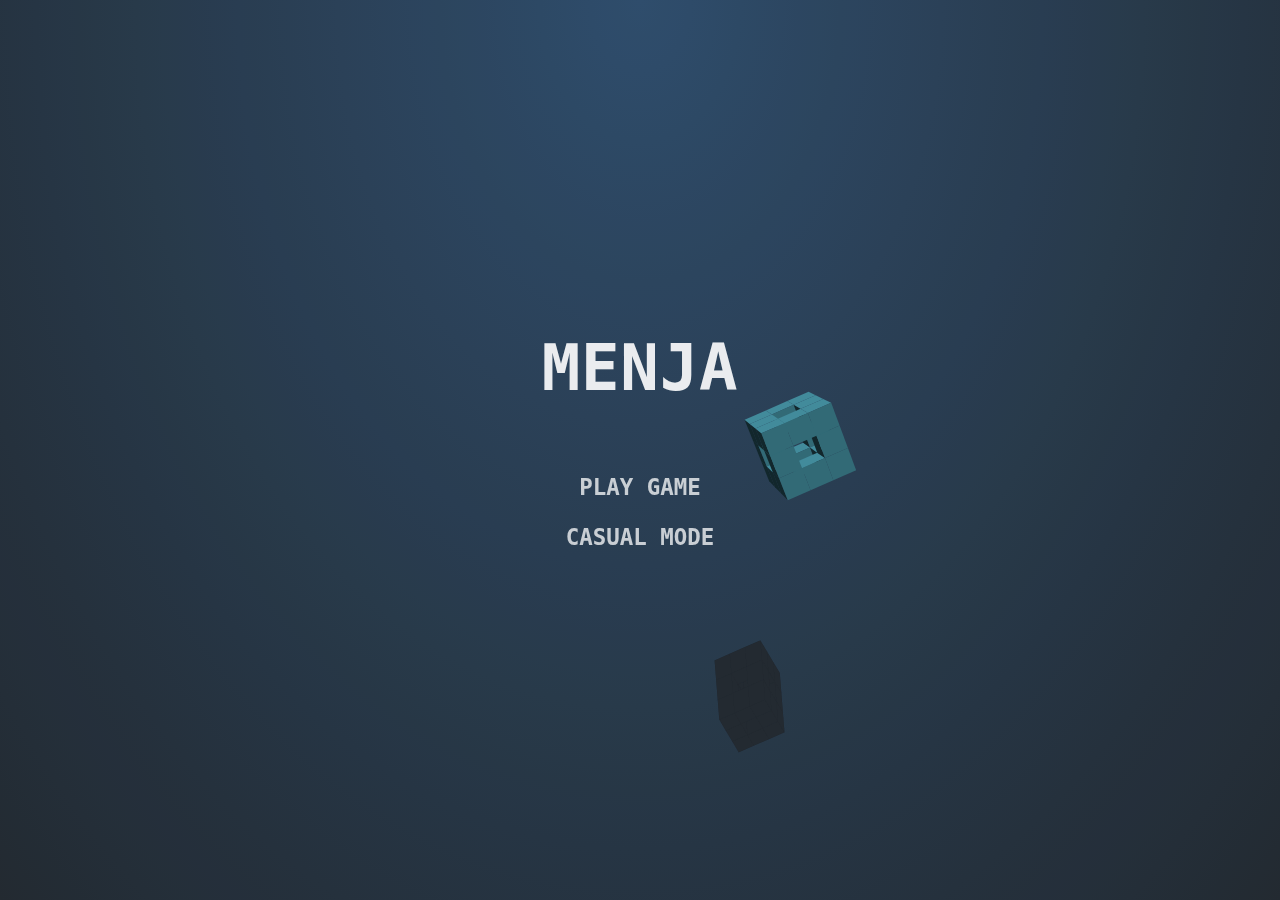
<file: menza/index.html>
<!DOCTYPE html>
<html lang="en">

<head>
    <meta charset="utf-8">
    <meta content="width=device-width, initial-scale=1.0" name="viewport">
    <title>MEZA GAME</title>

    <!-- Favicons -->
    <link href="assets/img/favi.png" rel="icon">
    <link href="assets/img/favi.png" rel="apple-touch-icon">

    <!-- Google Fonts -->
    <link href="https://fonts.googleapis.com/css?family=Open+Sans:300,300i,400,400i,600,600i,700,700i|Raleway:300,300i,400,400i,600,600i,700,700i" rel="stylesheet">

    <link href="assets/css/style.css" rel="stylesheet">



</head>

<body>

    <!-- Game canvas -->
    <canvas id="c"></canvas>

    <!-- Gameplay HUD -->
    <div class="hud">
        <div class="hud__score">
            <div class="score-lbl"></div>
            <div class="cube-count-lbl"></div>
        </div>
        <div class="pause-btn">
            <div></div>
        </div>
        <div class="slowmo">
            <div class="slowmo__bar"></div>
        </div>
    </div>

    <!-- Menu System -->
    <div class="container">
        <div class="menus">
            <div class="menu menu--main">
                <h1>MENJA</h1>
                <button type="button" class="play-normal-btn">PLAY GAME</button>
                <button type="button" class="play-casual-btn">CASUAL MODE</button>
            </div>
            <div class="menu menu--pause">
                <h1>Paused</h1>
                <button type="button" class="resume-btn">RESUME GAME</button>
                <button type="button" class="menu-btn--pause">MAIN MENU</button>
            </div>
            <div class="menu menu--score">
                <h1>Game Over</h1>
                <h2>Your Score:</h2>
                <div class="final-score-lbl"></div>
                <div class="high-score-lbl"></div>
                <button type="button" class="play-again-btn">PLAY AGAIN</button>
                <button type="button" class="menu-btn--score">MAIN MENU</button>
            </div>
        </div>
    </div>

    <script src="assets/js/main.js"></script>

</body></html>
</file>
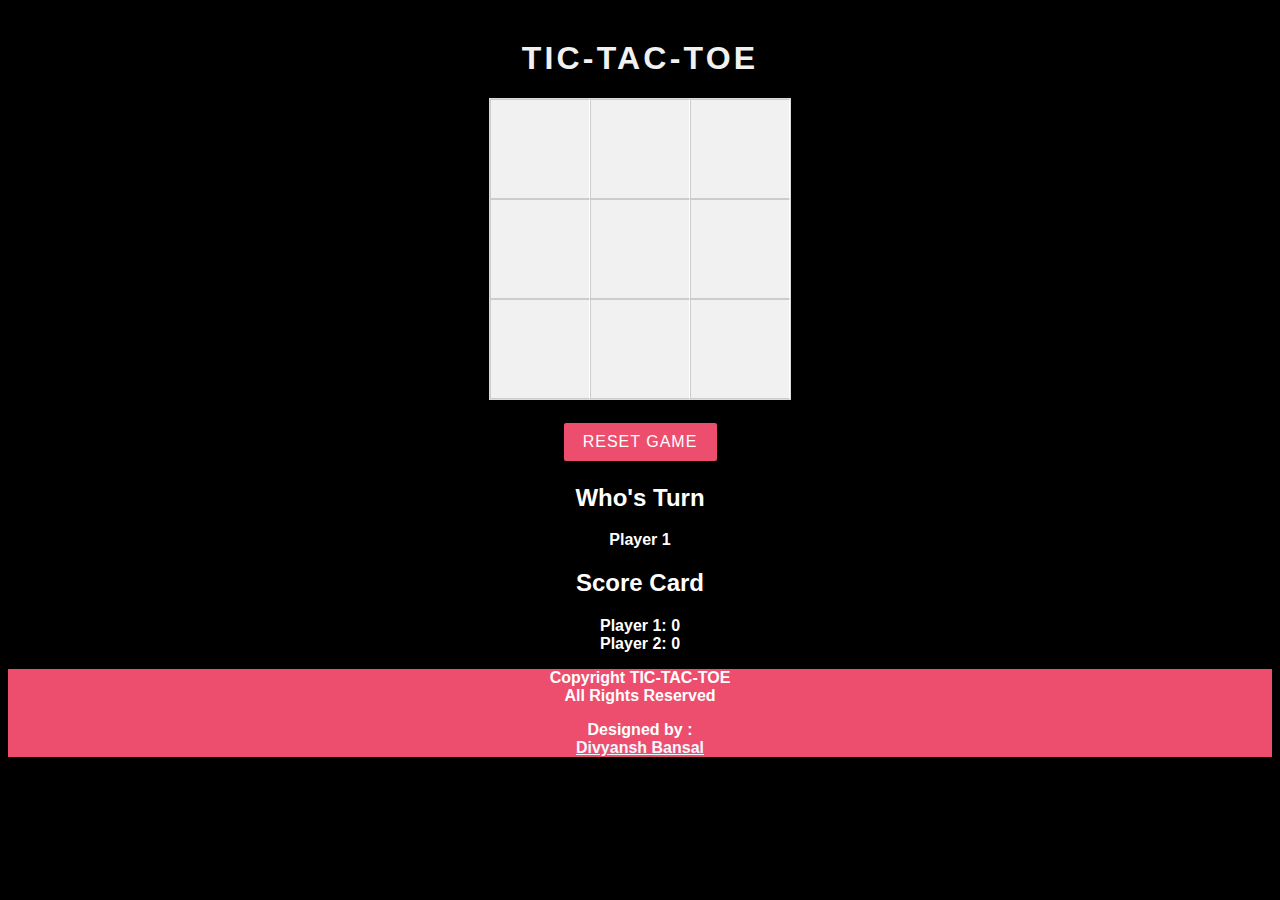
<file: tic-tac-toe/index.html>
<!DOCTYPE html>
<html lang="en">

<head>
    <meta charset="utf-8">
    <meta name="viewport" content="width=device-width, initial-scale=1.0">
    <meta content="width=device-width, initial-scale=1.0" name="viewport">
    <link href="assets/img/favi.jpg" rel="icon">
    <link href="assets/img/favi.jpg" rel="apple-touch-icon">
    <title>TIC-TAC-TOE</title>

    <meta content="It's a really simple game, right? That's what most people think. But if you really wrap your brain around it, you'll discover that Tic-Tac-Toe isn't quite as simple as you think!" name="description">
    <meta content="tic-tac-toe, tic, tac, toe, game, simple, easy, same game, x, 0, player" name="keywords">

    <link href="assets/css/style.css" rel="stylesheet">


</head>

<body>
    <div class="container">
        <h1>Tic-Tac-Toe</h1>
        <ul id="game">
            <!-- first row -->
            <li data-pos="0,0"></li>
            <li data-pos="0,1"></li>
            <li data-pos="0,2"></li>
            <!-- second row -->
            <li data-pos="1,0"></li>
            <li data-pos="1,1"></li>
            <li data-pos="1,2"></li>
            <!-- third row -->
            <li data-pos="2,0"></li>
            <li data-pos="2,1"></li>
            <li data-pos="2,2"></li>
        </ul>

        <button id="reset-game">Reset Game</button>

        <!-- Game Messages -->
        <div id="game-messages">
            <span class="player-x-win">Player One Wins</span>
            <span class="player-o-win">Player Two Wins</span>
            <span class="draw">Draw Game</span>
        </div>

        <aside id="nfo">
            <h2>Who's Turn</h2>
            <div id="whos-turn" class="x">
                <span class="x">Player 1</span>
                <span class="o">Player 2</span>
            </div>

            <h2>Score Card</h2>
            <div id="score">
                Player 1: <span id="player-one-score">0</span> <br />
                Player 2: <span id="player-two-score">0</span> <br />
            </div>
        </aside>
    </div>

    <!-- ======= Footer ======= -->
    <footer id="footer" class="footer">

        <div class="container py-3 ">

            <div class="row ">
                <div class="row text-center">

                    <div class="col-6 col-md-4">
                        <p>Copyright <strong><span>TIC-TAC-TOE</span></strong><br>All Rights Reserved</p>
                    </div>

                    <div class="col-6 col-md-4">
                        <p>Designed by : <a href="https://www.linkedin.com/in/idivyanshbansal/" target="_blank"> <br>Divyansh Bansal</a></p>
                    </div>
                </div>

            </div>
        </div>
    </footer><!-- End Footer -->

</body></html>
</file>
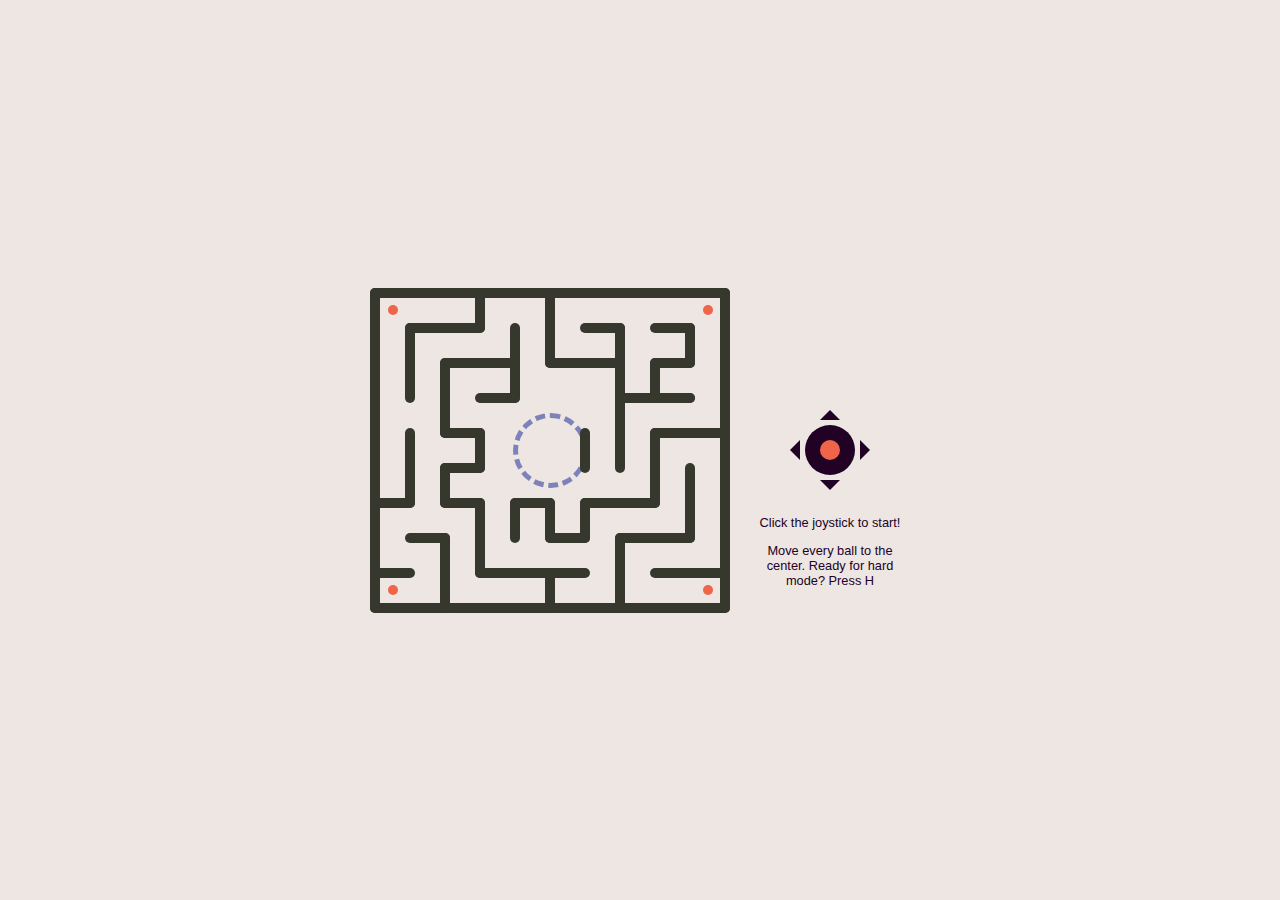
<file: tiliting-maze-game/index.html>
<!DOCTYPE html>
<html lang="en">

<head>
    <meta charset="utf-8">
    <meta content="width=device-width, initial-scale=1.0" name="viewport">

    <!-- Google Fonts -->
    <link href="https://fonts.googleapis.com/css?family=Open+Sans:300,300i,400,400i,600,600i,700,700i|Raleway:300,300i,400,400i,600,600i,700,700i" rel="stylesheet">


    <!-- Template Main CSS File -->
    <link href="assets/css/style.css" rel="stylesheet">



</head>

<body>
    <div id="center">
        <div id="game">
            <div id="maze">
                <div id="end"></div>
            </div>
            <div id="joystick">
                <div class="joystick-arrow"></div>
                <div class="joystick-arrow"></div>
                <div class="joystick-arrow"></div>
                <div class="joystick-arrow"></div>
                <div id="joystick-head"></div>
            </div>
            <div id="note">
                Click the joystick to start!
                <p>Move every ball to the center. Ready for hard mode? Press H</p>
            </div>
        </div>
    </div>

    <!-- Template Main JS File -->
    <script src="assets/js/main.js"></script>

</body>

</html>
</file>
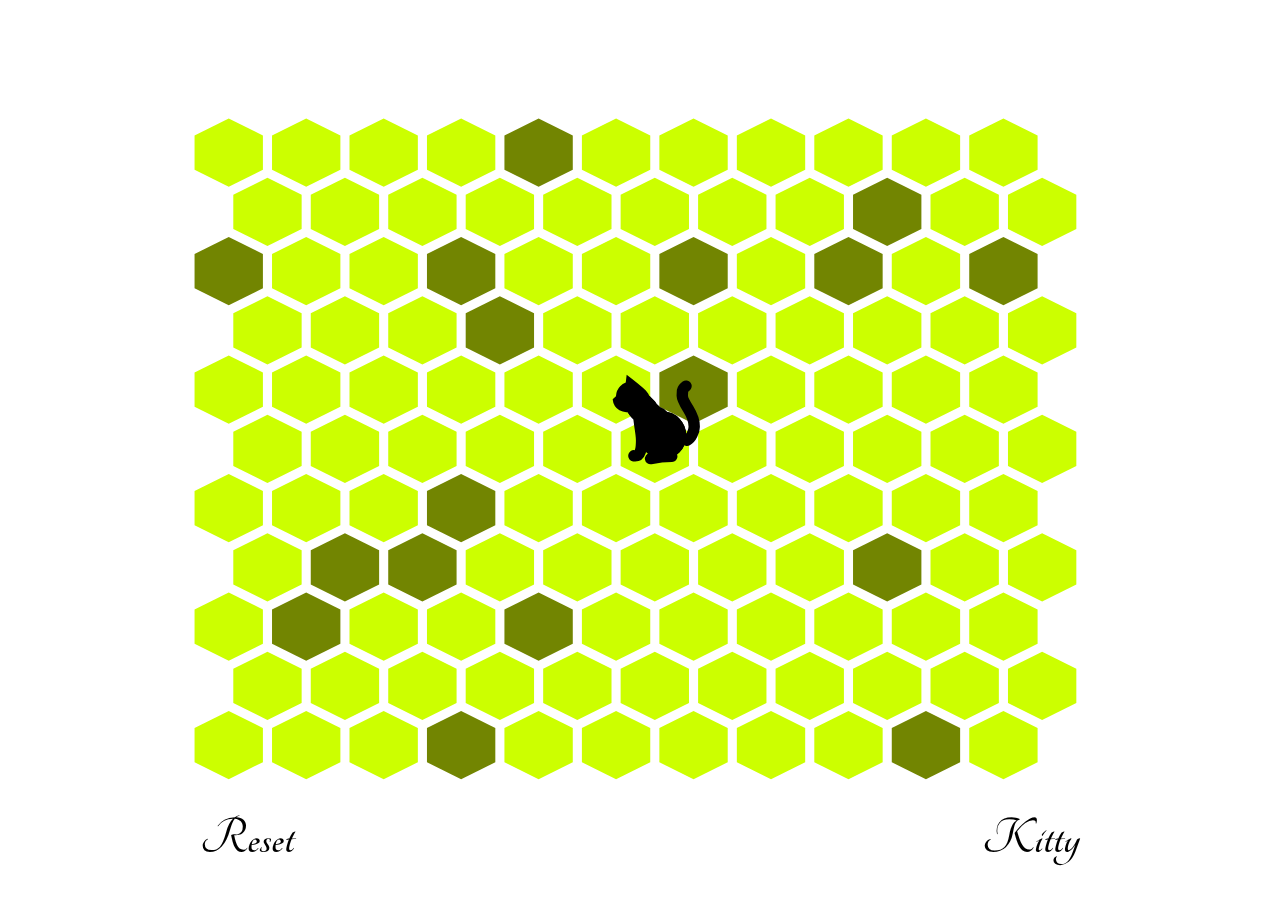
<file: trap-the-kitty/index.html>
<!DOCTYPE html>
<html lang="en">

<head>
    <meta charset="utf-8">
    <meta content="width=device-width, initial-scale=1.0" name="viewport">
   
    <title>KITTY GAME</title>
  
    <!-- Favicons -->
    <link href="assets/img/favi.png" rel="icon">
    <link href="assets/img/favi.png" rel="apple-touch-icon">


    <!-- Google Fonts -->
    <link href="https://fonts.googleapis.com/css?family=Open+Sans:300,300i,400,400i,600,600i,700,700i|Raleway:300,300i,400,400i,600,600i,700,700i" rel="stylesheet">
    <link href="assets/css/style.css" rel="stylesheet">



</head>

<body>

    <svg id="game" viewBox="0 0 530 395" preserveAspectRatio="xMidYMid meet">
        <defs>
            <g id="r0" transform="matrix(1, 0, 0, 1, 25, 15)">
                <path d="M15,-7.5L15 7.5L0 15L-15 7.5L-15 -7.5L0 -15L15 -7.5" />
            </g>
            <g id="head1" class="head" transform="matrix(1, 0, 0, 1, 11.15, 40.2)">
                <path d="M7.25,-27.25Q6.95 -24 4.1 -22.8Q1.4 -20.15 -3 -20.5Q-5.55 -21.35 -7.95 -22.65Q-10.9 -24.3 -11.15 -27.85Q-11.35 -31.25 -9.15 -33.9Q-6.95 -36.6 -3.55 -37.05Q-0.15 -37.45 2.65 -35.55Q5.45 -33.6 6.7 -30.45Q7.4 -28.95 7.25 -27.25 M2.35,-40.15Q4.05 -40.6 5.85 -33.7Q6.4 -31.55 6.35 -30.85L5.1 -30.5Q2.45 -31.6 0.95 -32.6Q-1.1 -33.95 -1.9 -35.55L-1.8 -35.6L-1.7 -35.8L-0.95 -35.6L-0.6 -35.45L0.45 -37.8Q1.55 -39.95 2.35 -40.15M-10.7,-35.5L-10.25 -39.95Q-8.95 -39.25 -7.85 -38.35Q-6.05 -36.95 -5.7 -35.8Q-5.35 -34.35 -6.85 -32.8Q-8.1 -31.4 -9.8 -30.8Q-10.75 -32.55 -10.7 -35.5" />
            </g>
            <g id="head2" class="head" transform="matrix(1, 0, 0, 1, 13.5, 40.55)">
                <path d="M1.65,-26.85L0.5 -25.5Q-0.2 -25 -1.5 -24.85L-4.2 -24.15L-6.5 -24.25Q-8.6 -23.9 -10.55 -24.95Q-13.2 -26.65 -13.5 -29.85L-12.05 -31.1Q-11.95 -33.7 -10.2 -35.5Q-9.15 -36.75 -7.75 -37.15L-7.35 -40.55Q-0.9 -35.6 1.05 -33.65Q4.2 -30.55 1.65 -26.85" />
            </g>
            <g id="b1-1" class="body" transform="matrix(1, 0, 0, 1, 12.35, 33.05)">
                <path d="M11.4,-6.8Q12.65 -7.45 13.55 -9.3Q14.5 -11.1 14.5 -12.8Q14.5 -16.3 11.9 -20.5Q9.25 -24.75 9.25 -26.35L9.35 -28.5Q9.65 -29.65 10.9 -30.55 M10.3,-5.9Q10.3 -2.6 8.05 -0.25Q5.8 2.1 2.6 2.1Q-0.6 2.1 -2.85 -0.25Q-5.1 -2.6 -5.1 -5.9Q-5.1 -9.2 -2.85 -11.55Q-0.6 -13.9 2.6 -13.9Q5.8 -13.9 8.05 -11.55Q10.3 -9.2 10.3 -5.9 M10.3,-5.9Q10.3 -2.6 8.05 -0.25Q5.8 2.1 2.6 2.1Q-0.6 2.1 -2.85 -0.25Q-5.1 -2.6 -5.1 -5.9Q-5.1 -9.2 -2.85 -11.55Q-0.6 -13.9 2.6 -13.9Q5.8 -13.9 8.05 -11.55Q10.3 -9.2 10.3 -5.9z M3.4,-13.3Q3.4 -10.65 1.6 -8.8Q-0.25 -6.9 -2.85 -6.9Q-5.4 -6.9 -7.25 -8.8Q-9.1 -10.65 -9.1 -13.3Q-9.1 -15.95 -7.25 -17.85Q-5.4 -19.7 -2.85 -19.7Q-0.25 -19.7 1.6 -17.85Q3.4 -15.95 3.4 -13.3 M3.4,-13.3Q3.4 -10.65 1.6 -8.8Q-0.25 -6.9 -2.85 -6.9Q-5.4 -6.9 -7.25 -8.8Q-9.1 -10.65 -9.1 -13.3Q-9.1 -15.95 -7.25 -17.85Q-5.4 -19.7 -2.85 -19.7Q-0.25 -19.7 1.6 -17.85Q3.4 -15.95 3.4 -13.3z M4.95,2.6L9.6 -0.8 M-9,-12.7L-6.85 -3.5 M-6.85,-3.5L-8.6 4.75 M-8.6,4.75L-9.85 4.75 M-0.5,-11.05L1.25 -2.25 M1.25,-2.25L-1.25 5.85 M-1.15,5.6L-3.45 6" />
            </g>
            <g id="b1-2" class="body" transform="matrix(1, 0, 0, 1, 13.15, 36.25)">
                <path d="M11.4,-11.2Q12.65 -11.8 13.55 -13.6Q14.5 -15.3 14.5 -16.9Q14.5 -20.2 11.9 -24.2Q9.25 -28.25 9.25 -29.75L9.35 -31.8Q9.65 -32.9 10.9 -33.75 M8.7,-6.95Q6.45 -4.6 3.25 -4.6Q0.05 -4.6 -2.2 -6.95Q-4.45 -9.3 -4.45 -12.6Q-4.45 -15.9 -2.2 -18.25Q0.05 -20.6 3.25 -20.6Q6.45 -20.6 8.7 -18.25Q10.95 -15.9 10.95 -12.6Q10.95 -9.3 8.7 -6.95 M8.7,-6.95Q6.45 -4.6 3.25 -4.6Q0.05 -4.6 -2.2 -6.95Q-4.45 -9.3 -4.45 -12.6Q-4.45 -15.9 -2.2 -18.25Q0.05 -20.6 3.25 -20.6Q6.45 -20.6 8.7 -18.25Q10.95 -15.9 10.95 -12.6Q10.95 -9.3 8.7 -6.95z M-0.45,-8.35Q-2.3 -6.45 -4.9 -6.45Q-7.45 -6.45 -9.3 -8.35Q-11.15 -10.2 -11.15 -12.85Q-11.15 -15.5 -9.3 -17.4Q-7.45 -19.25 -4.9 -19.25Q-2.3 -19.25 -0.45 -17.4Q1.35 -15.5 1.35 -12.85Q1.35 -10.2 -0.45 -8.35 M-0.45,-8.35Q-2.3 -6.45 -4.9 -6.45Q-7.45 -6.45 -9.3 -8.35Q-11.15 -10.2 -11.15 -12.85Q-11.15 -15.5 -9.3 -17.4Q-7.45 -19.25 -4.9 -19.25Q-2.3 -19.25 -0.45 -17.4Q1.35 -15.5 1.35 -12.85Q1.35 -10.2 -0.45 -8.35z M7.8,0.4L10.1 -4.9 M-9,-12.7L-6.85 -3.5 M-6.85,-3.5L-8.6 4.75 M-8.6,4.75L-9.85 4.75 M-0.5,-11.05L1.25 -2.25 M1.25,-2.25L-1.25 5.85 M-1.15,5.6L-3.45 6" />
            </g>
            <g id="b1-3" class="body" transform="matrix(1, 0, 0, 1, 19.15, 36.25)">
                <path d="M13,-33.75Q10.3 -33.75 9.7 -30.65Q9.5 -29.75 9.5 -24.75Q9.5 -21.55 7.25 -20.35Q4.25 -18.75 3.5 -17.25 M4.95,-4.95Q2.7 -2.6 -0.5 -2.6Q-3.7 -2.6 -5.95 -4.95Q-8.2 -7.3 -8.2 -10.6Q-8.2 -13.9 -5.95 -16.25Q-3.7 -18.6 -0.5 -18.6Q2.7 -18.6 4.95 -16.25Q7.2 -13.9 7.2 -10.6Q7.2 -7.3 4.95 -4.95 M4.95,-4.95Q2.7 -2.6 -0.5 -2.6Q-3.7 -2.6 -5.95 -4.95Q-8.2 -7.3 -8.2 -10.6Q-8.2 -13.9 -5.95 -16.25Q-3.7 -18.6 -0.5 -18.6Q2.7 -18.6 4.95 -16.25Q7.2 -13.9 7.2 -10.6Q7.2 -7.3 4.95 -4.95z M-6.45,0.15Q-8.3 2.05 -10.9 2.05Q-13.45 2.05 -15.3 0.15Q-17.15 -1.7 -17.15 -4.35Q-17.15 -7 -15.3 -8.9Q-13.45 -10.75 -10.9 -10.75Q-8.3 -10.75 -6.45 -8.9Q-4.65 -7 -4.65 -4.35Q-4.65 -1.7 -6.45 0.15 M-6.45,0.15Q-8.3 2.05 -10.9 2.05Q-13.45 2.05 -15.3 0.15Q-17.15 -1.7 -17.15 -4.35Q-17.15 -7 -15.3 -8.9Q-13.45 -10.75 -10.9 -10.75Q-8.3 -10.75 -6.45 -8.9Q-4.65 -7 -4.65 -4.35Q-4.65 -1.7 -6.45 0.15z M8.2,0.6L7.55 -5.1 M-15.75,8.25L-16 16.1L-16.25 23 M-3.75,1Q-3.75 4.9 -6.35 6.4Q-9.9 8.45 -10.25 9Q-12 11.95 -12.55 13.6Q-13.6 16.65 -13 19.75" />
            </g>

            <g id="b1-4" class="body" transform="matrix(1, 0, 0, 1, 27, 28.25)">
                <path d="M-5.5,-13Q-5.85 -15.55 -2.55 -16.1Q1.1 -16.7 1.25 -19.25Q1.35 -21.4 2.6 -23.25Q4.3 -25.8 7.25 -25.75 M-2.55,0.65Q-4.8 3 -8 3Q-11.2 3 -13.45 0.65Q-15.7 -1.7 -15.7 -5Q-15.7 -8.3 -13.45 -10.65Q-11.2 -13 -8 -13Q-4.8 -13 -2.55 -10.65Q-0.3 -8.3 -0.3 -5Q-0.3 -1.7 -2.55 0.65 M-2.55,0.65Q-4.8 3 -8 3Q-11.2 3 -13.45 0.65Q-15.7 -1.7 -15.7 -5Q-15.7 -8.3 -13.45 -10.65Q-11.2 -13 -8 -13Q-4.8 -13 -2.55 -10.65Q-0.3 -8.3 -0.3 -5Q-0.3 -1.7 -2.55 0.65z M-10.6,8.3Q-12.45 10.2 -15.05 10.2Q-17.6 10.2 -19.45 8.3Q-21.3 6.45 -21.3 3.8Q-21.3 1.15 -19.45 -0.75Q-17.6 -2.6 -15.05 -2.6Q-12.45 -2.6 -10.6 -0.75Q-8.8 1.15 -8.8 3.8Q-8.8 6.45 -10.6 8.3 M-10.6,8.3Q-12.45 10.2 -15.05 10.2Q-17.6 10.2 -19.45 8.3Q-21.3 6.45 -21.3 3.8Q-21.3 1.15 -19.45 -0.75Q-17.6 -2.6 -15.05 -2.6Q-12.45 -2.6 -10.6 -0.75Q-8.8 1.15 -8.8 3.8Q-8.8 6.45 -10.6 8.3z M-1.25,-3Q-0.5 -3.15 1.6 -4.55L4.25 -6.25L4.25 1.25Q4 1.25 4 1.75L3.75 1.75 M-11.5,11.25Q-10 10.4 -9.5 10.5L-9.5 13.75L-12 21.75Q-12.3 22.65 -13.2 23.3L-14.75 24.5L-16 26.3Q-16.65 27 -17.7 26.75 M-24.5,29L-22.75 29Q-19.65 23.1 -20.25 13.25" />
            </g>

            <g id="b1-5" class="body" transform="matrix(1, 0, 0, 1, 28.6, 20.25)">
                <path d="M-9,-2Q-7.2 -3 -5.75 -5.25L-3.25 -10L-0.15 -13.55Q1.85 -15.6 2 -17.75 M-7.55,11.45Q-9.8 13.8 -13 13.8Q-16.2 13.8 -18.45 11.45Q-20.7 9.1 -20.7 5.8Q-20.7 2.5 -18.45 0.15Q-16.2 -2.2 -13 -2.2Q-9.8 -2.2 -7.55 0.15Q-5.3 2.5 -5.3 5.8Q-5.3 9.1 -7.55 11.45 M-7.55,11.45Q-9.8 13.8 -13 13.8Q-16.2 13.8 -18.45 11.45Q-20.7 9.1 -20.7 5.8Q-20.7 2.5 -18.45 0.15Q-16.2 -2.2 -13 -2.2Q-9.8 -2.2 -7.55 0.15Q-5.3 2.5 -5.3 5.8Q-5.3 9.1 -7.55 11.45z M-15.6,4.75Q-13.8 6.65 -13.8 9.3Q-13.8 11.95 -15.6 13.8Q-17.45 15.7 -20.05 15.7Q-22.6 15.7 -24.45 13.8Q-26.3 11.95 -26.3 9.3Q-26.3 6.65 -24.45 4.75Q-22.6 2.9 -20.05 2.9Q-17.45 2.9 -15.6 4.75 M-15.6,4.75Q-13.8 6.65 -13.8 9.3Q-13.8 11.95 -15.6 13.8Q-17.45 15.7 -20.05 15.7Q-22.6 15.7 -24.45 13.8Q-26.3 11.95 -26.3 9.3Q-26.3 6.65 -24.45 4.75Q-22.6 2.9 -20.05 2.9Q-17.45 2.9 -15.6 4.75z M-5,6.5L-5 6.75L-7.75 9.7Q-9.6 12 -10 13.25L-10 16L-9 16Q-8.75 15.25 -7.25 13.75L-7.25 14.1L-9.05 18.05Q-10.15 20.5 -10.75 23.5 M-15.25,11.25L-15.25 11.5L-15 18.75Q-15 21.95 -16.6 26.15Q-18.35 30.8 -20.25 30.75 M-26.1,31.4Q-24.95 30.5 -24.75 27.3L-24.75 22L-23.2 16.85Q-22.25 13.35 -22.5 11.75" />
            </g>
            <g id="b2-1" class="body" transform="matrix(1, 0, 0, 1, 12.3, 30.05)">
                <path fill="none" d="M15.4,-3.8Q16.65 -4.45 17.55 -6.3Q18.5 -8.1 18.5 -9.8Q18.5 -13.3 15.9 -17.5Q13.25 -21.75 13.25 -23.35L13.35 -25.5Q13.65 -26.65 14.9 -27.55" />
                <path d="M12.5,-5.9Q12.5 -2.6 10.25 -0.25Q8 2.1 4.8 2.1Q1.6 2.1 -0.65 -0.25Q-2.9 -2.6 -2.9 -5.9Q-2.9 -9.2 -0.65 -11.55Q1.6 -13.9 4.8 -13.9Q8 -13.9 10.25 -11.55Q12.5 -9.2 12.5 -5.9" />
                <path fill="none" d="M12.5,-5.9Q12.5 -2.6 10.25 -0.25Q8 2.1 4.8 2.1Q1.6 2.1 -0.65 -0.25Q-2.9 -2.6 -2.9 -5.9Q-2.9 -9.2 -0.65 -11.55Q1.6 -13.9 4.8 -13.9Q8 -13.9 10.25 -11.55Q12.5 -9.2 12.5 -5.9z" />
                <path d="M-4.3,-13.5Q-6.45 -14.45 -7.9 -16.4Q-9.35 -18.35 -9.3 -20.2Q-9.4 -22 -7.9 -22.6Q-6.35 -23.2 -4.25 -22.25Q-2.2 -21.3 -0.7 -19.35Q0.75 -17.4 0.75 -15.55Q0.7 -13.8 -0.85 -13.2Q-2.3 -12.6 -4.3 -13.5" />
                <path fill="none" d="M-4.3,-13.5Q-6.45 -14.45 -7.9 -16.4Q-9.35 -18.35 -9.3 -20.2Q-9.4 -22 -7.9 -22.6Q-6.35 -23.2 -4.25 -22.25Q-2.2 -21.3 -0.7 -19.35Q0.75 -17.4 0.75 -15.55Q0.7 -13.8 -0.85 -13.2Q-2.3 -12.6 -4.3 -13.5z M-0.65,4.25L3.95 3.45L8.65 3.25 M0,-17.35L1.1 -17.35Q1.65 -16.4 2.8 -16.05Q4 -15.7 4.65 -14.8Q5.45 -13.75 5.75 -12.55L6.05 -10.05 M-9.8,-18.65Q-8.5 -18.5 -7.75 -16.8Q-7.05 -15.2 -6 -15.25L-5.3 -9.95Q-4.6 -5.75 -4.6 -3.7Q-4.6 -0.5 -5.15 1.05Q-5.95 3.3 -8 3" />
            </g>
            <g id="b2-2" class="body" transform="matrix(1, 0, 0, 1, 11, 32.15)">
                <path fill="none" d="M15.65,-12.65Q18 -12.65 18.75 -13.7Q19.25 -14.45 19.25 -16.55Q19.25 -18.8 18.15 -20.3Q17.05 -21.85 17.05 -22.95Q17.05 -24.2 18.65 -27L20.25 -29.65 M16,-11Q16 -8.25 13.5 -6.3Q11 -4.3 7.45 -4.3Q3.9 -4.3 1.45 -6.3Q-1.05 -8.25 -1.05 -11Q-1.05 -13.8 1.45 -15.75Q3.9 -17.7 7.45 -17.7Q11 -17.7 13.5 -15.75Q16 -13.8 16 -11z M-3.5,-8.3Q-5.65 -9.25 -7.1 -11.2Q-8.55 -13.15 -8.5 -15Q-8.6 -16.8 -7.1 -17.4Q-5.55 -18 -3.45 -17.05Q-1.4 -16.1 0.1 -14.15Q1.55 -12.2 1.55 -10.35Q1.5 -8.6 -0.05 -8Q-1.5 -7.4 -3.5 -8.3z M0,-17.35L1.1 -17.35Q1.65 -16.4 2.8 -16.05Q4 -15.7 4.65 -14.8Q5.45 -13.75 5.75 -12.55L6.05 -10.05 M3.8,4L8 4Q8.8 1.7 10.45 -0.1Q12.3 -2.1 14.45 -2.65L10.65 -7.25 M-7.8,3.6Q-6.05 3.6 -2.9 0.15Q0 -3 0 -3.85Q0 -4.8 -3.55 -8.85L-7.4 -13.05" />
                <path d="M16,-11Q16 -8.25 13.5 -6.3Q11 -4.3 7.45 -4.3Q3.9 -4.3 1.45 -6.3Q-1.05 -8.25 -1.05 -11Q-1.05 -13.8 1.45 -15.75Q3.9 -17.7 7.45 -17.7Q11 -17.7 13.5 -15.75Q16 -13.8 16 -11 M-3.5,-8.3Q-5.65 -9.25 -7.1 -11.2Q-8.55 -13.15 -8.5 -15Q-8.6 -16.8 -7.1 -17.4Q-5.55 -18 -3.45 -17.05Q-1.4 -16.1 0.1 -14.15Q1.55 -12.2 1.55 -10.35Q1.5 -8.6 -0.05 -8Q-1.5 -7.4 -3.5 -8.3" />
            </g>

            <g id="b2-3" class="body" transform="matrix(1, 0, 0, 1, 37.75, 32.6)">
                <path d="M0.15,-15.95Q0.15 -13.2 -2.35 -11.25Q-4.85 -9.25 -8.4 -9.25Q-11.95 -9.25 -14.4 -11.25Q-16.9 -13.2 -16.9 -15.95Q-16.9 -18.75 -14.4 -20.7Q-11.95 -22.65 -8.4 -22.65Q-4.85 -22.65 -2.35 -20.7Q0.15 -18.75 0.15 -15.95 M-16.85,-14.45L-22.35 -14.85Q-24.9 -15.75 -25.85 -17.4Q-26.9 -19 -25.6 -20.5Q-24.25 -22.05 -21.45 -22.5L-16 -22.1Q-13.4 -21.2 -12.45 -19.5Q-11.55 -17.9 -12.95 -16.35Q-14.2 -14.9 -16.85 -14.45" />
                <path fill="none" d="M2.4,-17.65Q5.2 -17.3 5.35 -20.7L5.65 -25.85Q8.6 -31.15 13.85 -29.85 M0.15,-15.95Q0.15 -13.2 -2.35 -11.25Q-4.85 -9.25 -8.4 -9.25Q-11.95 -9.25 -14.4 -11.25Q-16.9 -13.2 -16.9 -15.95Q-16.9 -18.75 -14.4 -20.7Q-11.95 -22.65 -8.4 -22.65Q-4.85 -22.65 -2.35 -20.7Q0.15 -18.75 0.15 -15.95z M-16.85,-14.45L-22.35 -14.85Q-24.9 -15.75 -25.85 -17.4Q-26.9 -19 -25.6 -20.5Q-24.25 -22.05 -21.45 -22.5L-16 -22.1Q-13.4 -21.2 -12.45 -19.5Q-11.55 -17.9 -12.95 -16.35Q-14.2 -14.9 -16.85 -14.45z M1,-14.4Q0.7 -12.05 -0.6 -9.15L-3.05 -4.4L-2.05 -4.4L3.6 -6L5.4 -6L5.4 -1Q4.8 0.7 4.6 4.2L2.8 4.2 M-6.05,-11.6Q-5.65 -8.8 -5.65 -6.6Q-4.95 -6.85 -4.6 -6.35Q-4.35 -5.9 -4.4 -5.2L-3.85 -5L-4.45 -5L-4.4 -5.2L-5.6 -6.05Q-6.45 -6.9 -6.45 -7.7L-6.25 -8.4 M-22.8,-16.45L-22.15 -15.2Q-21.95 -14.5 -21.6 -14.45L-20.05 -14Q-19.6 -13.75 -19.6 -13.15Q-19.6 -11.9 -23 -11.9L-26.85 -12.05Q-28.8 -11.45 -29.55 -10.6Q-30.5 -9.55 -30.25 -7.45 M-35.25,-5.45Q-34.65 -8.8 -31.5 -11.8Q-28.4 -14.75 -24.85 -15.45" />
            </g>
            <g id="b2-4" class="body" transform="matrix(1, 0, 0, 1, 42.6, 31.75)">
                <path fill="none" d="M-14.2,-18.25Q-11.15 -17.9 -9.2 -19.65Q-8 -20.65 -6.3 -23.6Q-4.6 -26.55 -3.4 -27.65Q-1.35 -29.45 1.8 -29.25 M-10.6,-17.7Q-9.9 -15.2 -11.8 -12.75Q-13.75 -10.35 -17.2 -9.4L-23.45 -9.6Q-26.35 -10.75 -27.05 -13.25Q-27.7 -15.8 -25.8 -18.2Q-23.85 -20.65 -20.45 -21.55L-14.15 -21.35Q-11.25 -20.25 -10.6 -17.7z M-32.8,-10.55Q-35.35 -11.45 -36.3 -13.1Q-37.35 -14.7 -36.05 -16.2Q-34.7 -17.75 -31.9 -18.2L-26.45 -17.8Q-23.85 -16.9 -22.9 -15.2Q-22 -13.6 -23.4 -12.05Q-24.65 -10.6 -27.3 -10.15Q-30.15 -9.65 -32.8 -10.55z M-7.1,-8.85Q-9.2 -7.8 -11.75 -5.35Q-14.05 -3.15 -15.75 -0.8 M-14.85,-8.35L-13.45 -9.05L-13.25 -9.25L-14.3 -8.85L-14.55 -8.75L-14.85 -8.35Q-15.8 -7.2 -17.1 -7.1L-20.4 -7.15L-20.2 -7.15L-17.55 -7.9L-18.65 -7.9L-18.45 -8.65Q-17.55 -8.65 -14.25 -9.65L-7.1 -9.65M-14.85,-8.35L-15.95 -7.9L-17.55 -7.9L-16.6 -8.15L-14.55 -8.75 M-39.9,3.6L-33.1 -4.6Q-29 -9.7 -29.65 -12.6 M-33.5,-9.2L-35.3 -1.15Q-36.9 3.7 -40.1 3.2" />
                <path d="M-10.6,-17.7Q-9.9 -15.2 -11.8 -12.75Q-13.75 -10.35 -17.2 -9.4L-23.45 -9.6Q-26.35 -10.75 -27.05 -13.25Q-27.7 -15.8 -25.8 -18.2Q-23.85 -20.65 -20.45 -21.55L-14.15 -21.35Q-11.25 -20.25 -10.6 -17.7 M-32.8,-10.55Q-35.35 -11.45 -36.3 -13.1Q-37.35 -14.7 -36.05 -16.2Q-34.7 -17.75 -31.9 -18.2L-26.45 -17.8Q-23.85 -16.9 -22.9 -15.2Q-22 -13.6 -23.4 -12.05Q-24.65 -10.6 -27.3 -10.15Q-30.15 -9.65 -32.8 -10.55" />
            </g>
            <g id="b2-5" class="body" transform="matrix(1, 0, 0, 1, 44.65, 25.55)">
                <path fill="none" d="M-18.4,-16.8Q-15.5 -16.65 -10.1 -20Q-4.8 -23.3 -1.4 -23" />
                <path d="M-19.9,-11.55Q-21.85 -9.15 -25.3 -8.2L-31.55 -8.4Q-34.45 -9.55 -35.15 -12.05Q-35.8 -14.6 -33.9 -17Q-31.95 -19.45 -28.55 -20.35L-22.25 -20.15Q-19.35 -19.05 -18.7 -16.5Q-18 -14 -19.9 -11.55" />
                <path fill="none" d="M-19.9,-11.55Q-21.85 -9.15 -25.3 -8.2L-31.55 -8.4Q-34.45 -9.55 -35.15 -12.05Q-35.8 -14.6 -33.9 -17Q-31.95 -19.45 -28.55 -20.35L-22.25 -20.15Q-19.35 -19.05 -18.7 -16.5Q-18 -14 -19.9 -11.55z" />
                <path d="M-38.2,-11.4Q-40.75 -12.3 -41.7 -13.95Q-42.75 -15.55 -41.45 -17.05Q-40.1 -18.6 -37.3 -19.05L-31.85 -18.65Q-29.25 -17.75 -28.3 -16.05Q-27.4 -14.45 -28.8 -12.9Q-30.05 -11.45 -32.7 -11Q-35.55 -10.5 -38.2 -11.4" />
                <path fill="none" d="M-38.2,-11.4Q-40.75 -12.3 -41.7 -13.95Q-42.75 -15.55 -41.45 -17.05Q-40.1 -18.6 -37.3 -19.05L-31.85 -18.65Q-29.25 -17.75 -28.3 -16.05Q-27.4 -14.45 -28.8 -12.9Q-30.05 -11.45 -32.7 -11Q-35.55 -10.5 -38.2 -11.4z M-23,-11.6Q-25.3 -10.6 -26.65 -6.4L-22.4 -6.4L-22.4 -2.4L-24.65 1.65Q-25.9 4.3 -28.05 4.6 M-41.45,4.2Q-41.25 4 -40.15 3.75Q-39.15 3.5 -38.85 3L-37.85 0.4L-35.95 -2.15Q-34.85 -3.65 -34.85 -4.1L-35.45 -4.8L-36.05 -5.6Q-36.15 -7.05 -36.45 -7.6L-37.25 -9.75L-37.85 -11.8L-37.85 -13Q-34.95 -12.95 -34.65 -6.6Q-34.15 -6.85 -33.85 -7.8" />
            </g>
            <g id="b3-1" class="body" transform="matrix(1, 0, 0, 1, 11.6, 23.65)">
                <path fill="none" d="M10.15,2.6Q11.4 1.95 12.3 0.1Q13.25 -1.7 13.25 -3.4Q13.25 -6.9 10.65 -11.1Q8 -15.35 8 -16.95L8.1 -19.1Q8.4 -20.25 9.65 -21.15 M9.6,-0.8Q9.6 2.5 7.35 4.85Q5.1 7.2 1.9 7.2Q-1.3 7.2 -3.55 4.85Q-5.8 2.5 -5.8 -0.8Q-5.8 -4.1 -3.55 -6.45Q-1.3 -8.8 1.9 -8.8Q5.1 -8.8 7.35 -6.45Q9.6 -4.1 9.6 -0.8z M3.4,-13.3Q3.4 -10.65 1.6 -8.8Q-0.25 -6.9 -2.85 -6.9Q-5.4 -6.9 -7.25 -8.8Q-9.1 -10.65 -9.1 -13.3Q-9.1 -15.95 -7.25 -17.85Q-5.4 -19.7 -2.85 -19.7Q-0.25 -19.7 1.6 -17.85Q3.4 -15.95 3.4 -13.3z M-7.25,2.75Q-7 4.45 -5.75 4.4Q-4.3 4.3 -4 5Q-3.45 6.1 -2.7 6.5L-0.5 6.75 M-7.25,-15L-7 -4.35L-7.1 -0.75Q-7.45 1.25 -8.75 1L-8.75 2.25L-8.5 2.25 M3,-12.25Q4.05 -12.4 4.45 -10.6Q4.9 -8.75 6.25 -8.75Q6.15 -7.85 6.55 -6.15L7 -4" />
                <path d="M9.6,-0.8Q9.6 2.5 7.35 4.85Q5.1 7.2 1.9 7.2Q-1.3 7.2 -3.55 4.85Q-5.8 2.5 -5.8 -0.8Q-5.8 -4.1 -3.55 -6.45Q-1.3 -8.8 1.9 -8.8Q5.1 -8.8 7.35 -6.45Q9.6 -4.1 9.6 -0.8 M3.4,-13.3Q3.4 -10.65 1.6 -8.8Q-0.25 -6.9 -2.85 -6.9Q-5.4 -6.9 -7.25 -8.8Q-9.1 -10.65 -9.1 -13.3Q-9.1 -15.95 -7.25 -17.85Q-5.4 -19.7 -2.85 -19.7Q-0.25 -19.7 1.6 -17.85Q3.4 -15.95 3.4 -13.3" />
            </g>
            <g id="b3-2" class="body" transform="matrix(1, 0, 0, 1, 14.25, 35.95)">
                <path d="M11.15,-8.3Q11.15 -5 8.9 -2.65Q6.65 -0.3 3.45 -0.3Q0.25 -0.3 -2 -2.65Q-4.25 -5 -4.25 -8.3Q-4.25 -11.6 -2 -13.95Q0.25 -16.3 3.45 -16.3Q6.65 -16.3 8.9 -13.95Q11.15 -11.6 11.15 -8.3 M0.75,-18.9Q0.75 -16.25 -1.05 -14.4Q-2.9 -12.5 -5.5 -12.5Q-8.05 -12.5 -9.9 -14.4Q-11.75 -16.25 -11.75 -18.9Q-11.75 -21.55 -9.9 -23.45Q-8.05 -25.3 -5.5 -25.3Q-2.9 -25.3 -1.05 -23.45Q0.75 -21.55 0.75 -18.9" />
                <path fill="none" d="M10.15,-9.7Q11.4 -10.35 12.3 -12.2Q13.25 -14 13.25 -15.7Q13.25 -19.2 10.65 -23.4Q8 -27.65 8 -29.25L8.1 -31.4Q8.4 -32.55 9.65 -33.45 M11.15,-8.3Q11.15 -5 8.9 -2.65Q6.65 -0.3 3.45 -0.3Q0.25 -0.3 -2 -2.65Q-4.25 -5 -4.25 -8.3Q-4.25 -11.6 -2 -13.95Q0.25 -16.3 3.45 -16.3Q6.65 -16.3 8.9 -13.95Q11.15 -11.6 11.15 -8.3z M0.75,-18.9Q0.75 -16.25 -1.05 -14.4Q-2.9 -12.5 -5.5 -12.5Q-8.05 -12.5 -9.9 -14.4Q-11.75 -16.25 -11.75 -18.9Q-11.75 -21.55 -9.9 -23.45Q-8.05 -25.3 -5.5 -25.3Q-2.9 -25.3 -1.05 -23.45Q0.75 -21.55 0.75 -18.9z M-2.5,6.75Q-0.2 6.05 -0.15 1.85Q-0.05 -2.85 1 -3.75 M6.25,5.25Q6.95 5.15 9.3 1.9Q11.75 -1.4 11.75 -2.6Q11.75 -3.15 10.7 -4.3L9.25 -5.75 M-11.05,-16.9L-8.05 -6.7L-7.2 -3.15Q-7.05 -1.15 -8.35 -1.1L-8 0.1L-7.75 0.05 M3,-12.25Q4.05 -12.4 4.45 -10.6Q4.9 -8.75 6.25 -8.75Q6.15 -7.85 6.55 -6.15L7 -4 M0.35,-23L-1.25 -23L0.5 -21.45Q1.35 -20.55 2.5 -20.25Q3.2 -20.05 3.6 -19L3.9 -18L4.25 -18L4.5 -18Q3.85 -18.75 2.5 -21.4Q1.7 -23 0.35 -23M1.5,-19.5Q2.6 -19.15 3 -17.75Q3.2 -17.95 3.9 -18L4.25 -17" />
            </g>
            <g id="b3-3" class="body" transform="matrix(1, 0, 0, 1, 22.5, 40.8)">
                <path d="M-1.25,-31.9Q-1.25 -29.25 -3.05 -27.4Q-4.9 -25.5 -7.5 -25.5Q-10.05 -25.5 -11.9 -27.4Q-13.75 -29.25 -13.75 -31.9Q-13.75 -34.55 -11.9 -36.45Q-10.05 -38.3 -7.5 -38.3Q-4.9 -38.3 -3.05 -36.45Q-1.25 -34.55 -1.25 -31.9 M6.25,-21.3Q6.25 -18 4 -15.65Q1.75 -13.3 -1.45 -13.3Q-4.65 -13.3 -6.9 -15.65Q-9.15 -18 -9.15 -21.3Q-9.15 -24.6 -6.9 -26.95Q-4.65 -29.3 -1.45 -29.3Q1.75 -29.3 4 -26.95Q6.25 -24.6 6.25 -21.3" />
                <path fill="none" d="M4.25,-20.5L12.3 -21.85Q15.5 -23.2 15.5 -28.15Q15.5 -29.45 15 -31.2L14.5 -33.4Q14.5 -34.25 15 -35.25 M6.25,-21.3Q6.25 -18 4 -15.65Q1.75 -13.3 -1.45 -13.3Q-4.65 -13.3 -6.9 -15.65Q-9.15 -18 -9.15 -21.3Q-9.15 -24.6 -6.9 -26.95Q-4.65 -29.3 -1.45 -29.3Q1.75 -29.3 4 -26.95Q6.25 -24.6 6.25 -21.3z M-1.25,-31.9Q-1.25 -29.25 -3.05 -27.4Q-4.9 -25.5 -7.5 -25.5Q-10.05 -25.5 -11.9 -27.4Q-13.75 -29.25 -13.75 -31.9Q-13.75 -34.55 -11.9 -36.45Q-10.05 -38.3 -7.5 -38.3Q-4.9 -38.3 -3.05 -36.45Q-1.25 -34.55 -1.25 -31.9z M-3.2,5.5Q-2.45 4.65 -2.5 0.4Q-2.6 -3.7 -1.2 -4.75Q-3.25 -7.55 -2.95 -16L-4.7 -16Q-4.7 -15.8 -5.25 -15.4Q-5.85 -15 -6.2 -15L-6.2 -12.75L-5.1 -9.65Q-4.9 -8.7 -4.25 -7.9Q-3.6 -7.1 -3.45 -6L-2.95 -6 M4,3.25L4.75 3.25Q4.75 -1 5.5 -2.5L6.75 -5.25L7.5 -7.15Q7.5 -7.75 5 -9.7Q2.5 -11.7 2.5 -13L2.65 -14L2.75 -15.25L5.25 -15.5L5.25 -11.5 M-20,-30.75L-19.6 -28.35Q-19.05 -27 -17.5 -27.25L-17.5 -24.75L-15 -24.75L-14.5 -25.75L-14.75 -25.5L-14.75 -26Q-14.75 -26.8 -15.5 -30.65Q-15.5 -31.2 -15 -31.4L-14 -31.75L-15 -32L-14.85 -32.7Q-14.65 -33.1 -14.25 -33.25" />
            </g>
            <g id="b3-4" class="body" transform="matrix(1, 0, 0, 1, 22.75, 49.3)">
                <path d="M3.7,-32.55Q3.7 -29.25 1.45 -26.9Q-0.8 -24.55 -4 -24.55Q-7.2 -24.55 -9.45 -26.9Q-11.7 -29.25 -11.7 -32.55Q-11.7 -35.85 -9.45 -38.2Q-7.2 -40.55 -4 -40.55Q-0.8 -40.55 1.45 -38.2Q3.7 -35.85 3.7 -32.55 M-5.5,-40.4Q-5.5 -37.75 -7.3 -35.9Q-9.15 -34 -11.75 -34Q-14.3 -34 -16.15 -35.9Q-18 -37.75 -18 -40.4Q-18 -43.05 -16.15 -44.95Q-14.3 -46.8 -11.75 -46.8Q-9.15 -46.8 -7.3 -44.95Q-5.5 -43.05 -5.5 -40.4" />
                <path fill="none" d="M2.5,-34.25L4.15 -35Q5.35 -35.75 5.25 -36.75L7.75 -36.75Q7.4 -34.5 9.25 -34.5L9.5 -33L14 -33L14.85 -34L15.5 -34.75 M3.7,-32.55Q3.7 -29.25 1.45 -26.9Q-0.8 -24.55 -4 -24.55Q-7.2 -24.55 -9.45 -26.9Q-11.7 -29.25 -11.7 -32.55Q-11.7 -35.85 -9.45 -38.2Q-7.2 -40.55 -4 -40.55Q-0.8 -40.55 1.45 -38.2Q3.7 -35.85 3.7 -32.55z M-5.5,-40.4Q-5.5 -37.75 -7.3 -35.9Q-9.15 -34 -11.75 -34Q-14.3 -34 -16.15 -35.9Q-18 -37.75 -18 -40.4Q-18 -43.05 -16.15 -44.95Q-14.3 -46.8 -11.75 -46.8Q-9.15 -46.8 -7.3 -44.95Q-5.5 -43.05 -5.5 -40.4z M-9.5,-26.5Q-9.5 -24.25 -7.75 -19L-5.25 -19Q-4.75 -20 -4.75 -21L-4.5 -21Q-4.65 -19.7 -3.85 -15.85Q-3.1 -12.1 -3.25 -11 M4.5,-13.25Q4.5 -14.25 5 -14.75L5 -23.75L2.75 -23.5L2.5 -29.75 M-19.5,-39L-19.25 -30.75L-19.25 -30.25L-18.85 -30.75Q-17.5 -32.45 -17.5 -36Q-17 -35.5 -15.75 -35.5L-15.75 -29L-15.25 -29Q-14.85 -30.1 -13.4 -31.75Q-11.95 -33.35 -11.5 -34.75M-19.25,-30.25L-19.25 -27.75L-20 -27.75L-20.1 -27.9L-20.25 -28.4Q-20.25 -29 -19.25 -30.25" />
            </g>
            <g id="b3-5" class="body" transform="matrix(1, 0, 0, 1, 25.25, 54.6)">
                <path d="M-0.6,-39.55Q-0.6 -36.25 -2.85 -33.9Q-5.1 -31.55 -8.3 -31.55Q-11.5 -31.55 -13.75 -33.9Q-16 -36.25 -16 -39.55Q-16 -42.85 -13.75 -45.2Q-11.5 -47.55 -8.3 -47.55Q-5.1 -47.55 -2.85 -45.2Q-0.6 -42.85 -0.6 -39.55 M-9,-45.7Q-9 -43.05 -10.8 -41.2Q-12.65 -39.3 -15.25 -39.3Q-17.8 -39.3 -19.65 -41.2Q-21.5 -43.05 -21.5 -45.7Q-21.5 -48.35 -19.65 -50.25Q-17.8 -52.1 -15.25 -52.1Q-12.65 -52.1 -10.8 -50.25Q-9 -48.35 -9 -45.7" />
                <path fill="none" d="M-1.5,-40.75Q1.3 -41.15 7.65 -40.75Q12.9 -40.8 14.25 -43.25 M-0.6,-39.55Q-0.6 -36.25 -2.85 -33.9Q-5.1 -31.55 -8.3 -31.55Q-11.5 -31.55 -13.75 -33.9Q-16 -36.25 -16 -39.55Q-16 -42.85 -13.75 -45.2Q-11.5 -47.55 -8.3 -47.55Q-5.1 -47.55 -2.85 -45.2Q-0.6 -42.85 -0.6 -39.55z M-9,-45.7Q-9 -43.05 -10.8 -41.2Q-12.65 -39.3 -15.25 -39.3Q-17.8 -39.3 -19.65 -41.2Q-21.5 -43.05 -21.5 -45.7Q-21.5 -48.35 -19.65 -50.25Q-17.8 -52.1 -15.25 -52.1Q-12.65 -52.1 -10.8 -50.25Q-9 -48.35 -9 -45.7z M-10.25,-37.25Q-10.95 -37 -11.85 -35.55L-13 -33.75L-13 -31.75L-6.75 -31.5L-6.75 -30.25L-10.2 -27.95Q-12.3 -26.4 -12.25 -24.25 M-1.25,-32Q-1.8 -30.8 -3.65 -28.7Q-5.35 -26.8 -5.75 -25.75L-7.75 -25.75 M-21.25,-40.75L-21 -40.75L-20.75 -35Q-20.3 -33.15 -20.35 -31.35Q-20.4 -27.85 -22.75 -27.5 M-16.5,-37L-16.45 -32.45Q-16.45 -29.75 -17 -28.5Q-16.75 -28.5 -16.25 -29" />
            </g>
            <g id="f00" transform="scale(-1,1) translate(-27,0)">
                <use xlink:href="#b2-1" />
                <use x="-5" y="-2.5" xlink:href="#head2" />
            </g>
            <g id="f01" transform="scale(-1,1) translate(-27,-2)">
                <use xlink:href="#b2-2" />
                <use x="-10" y="8" xlink:href="#head2" />
            </g>
            <g id="f02" transform="scale(-1,1) translate(-55,-2)">
                <use xlink:href="#b2-3" />
                <use x="-2" y="1.5" xlink:href="#head2" />
            </g>
            <g id="f03" transform="scale(-1,1) translate(-58,-2)">
                <use xlink:href="#b2-4" />
                <use x="-4.5" y="7" xlink:href="#head2" />
            </g>
            <g id="f04" transform="scale(-1,1) translate(-60,4)">
                <use xlink:href="#b2-5" />
                <use x="-8" y="-1" xlink:href="#head2" />
            </g>
            <g id="f10" transform="scale(-1,1) translate(-25,-3)">
                <use xlink:href="#b1-1" />
                <use x="-2" y="-2" xlink:href="#head1" />
            </g>
            <g id="f11" transform="scale(-1,1) translate(-33,-2)">
                <use xlink:href="#b1-2" />
                <use x="-10" y="11" xlink:href="#head1" />
            </g>
            <g id="f12" transform="scale(-1,1) translate(-40,-2)">
                <use xlink:href="#b1-3" />
                <use x="-5" y="27" xlink:href="#head1" />
            </g>
            <g id="f13" transform="scale(-1,1) translate(-43,3)">
                <use xlink:href="#b1-4" />
                <use x="-3" y="32" xlink:href="#head1" />
            </g>
            <g id="f14" transform="scale(-1,1) translate(-43,9)">
                <use xlink:href="#b1-5" />
                <use x="-5" y="27" xlink:href="#head1" />
            </g>
            <g id="f20" transform="translate(0,-3)">
                <use xlink:href="#b1-1" />
                <use x="-2" y="-2" xlink:href="#head1" />
            </g>
            <g id="f21" transform="translate(-6,-2)">
                <use xlink:href="#b1-2" />
                <use x="-10" y="11" xlink:href="#head1" />
            </g>
            <g id="f22" transform="translate(-12,-2)">
                <use xlink:href="#b1-3" />
                <use x="-5" y="27" xlink:href="#head1" />
            </g>
            <g id="f23" transform="translate(-15,3)">
                <use xlink:href="#b1-4" />
                <use x="-3" y="32" xlink:href="#head1" />
            </g>
            <g id="f24" transform="translate(-15,9)">
                <use xlink:href="#b1-5" />
                <use x="-5" y="27" xlink:href="#head1" />
            </g>
            <g id="f30">
                <use xlink:href="#b2-1" />
                <use x="-5" y="-2.5" xlink:href="#head2" />
            </g>
            <g id="f31" transform="translate(-3,-2)">
                <use xlink:href="#b2-2" />
                <use x="-10" y="8" xlink:href="#head2" />
            </g>
            <g id="f32" transform="translate(-30,-2)">
                <use xlink:href="#b2-3" />
                <use x="-2" y="1.5" xlink:href="#head2" />
            </g>
            <g id="f33" transform="translate(-30,-2)">
                <use xlink:href="#b2-4" />
                <use x="-4.5" y="7" xlink:href="#head2" />
            </g>
            <g id="f34" transform="translate(-30,4)">
                <use xlink:href="#b2-5" />
                <use x="-8" y="-1" xlink:href="#head2" />
            </g>
            <g id="f40" transform="translate(2,6)">
                <use xlink:href="#b3-1" />
                <use x="-2" y="-11" xlink:href="#head1" />
            </g>
            <g id="f41" transform="translate(0,-10)">
                <use xlink:href="#b3-2" />
                <use x="-5" y="0" xlink:href="#head1" />
            </g>
            <g id="f42" transform="translate(-6,-14)">
                <use xlink:href="#b3-3" />
                <use x="-1" y="-12" xlink:href="#head1" />
            </g>
            <g id="f43" transform="translate(-8,-16)">
                <use xlink:href="#b3-4" />
                <use x="-5.5" y="-8" xlink:href="#head1" />
            </g>
            <g id="f44" transform="translate(-12,-22)">
                <use xlink:href="#b3-5" />
                <use x="-4" y="-5" xlink:href="#head1" />
            </g>
            <g id="f50" transform="scale(-1,1) translate(-27,6)">
                <use xlink:href="#b3-1" />
                <use x="-2" y="-11" xlink:href="#head1" />
            </g>
            <g id="f51" transform="scale(-1,1) translate(-29,-8)">
                <use xlink:href="#b3-2" />
                <use x="-5" y="0" xlink:href="#head1" />
            </g>
            <g id="f52" transform="scale(-1,1) translate(-36,-14)">
                <use xlink:href="#b3-3" />
                <use x="-1" y="-12" xlink:href="#head1" />
            </g>
            <g id="f53" transform="scale(-1,1) translate(-38,-16)">
                <use xlink:href="#b3-4" />
                <use x="-5.5" y="-8" xlink:href="#head1" />
            </g>
            <g id="f54" transform="scale(-1,1) translate(-42,-22)">
                <use xlink:href="#b3-5" />
                <use x="-4" y="-5" xlink:href="#head1" />
            </g>
        </defs>
        <g id="board" />
        <use id="cat" />
    </svg>
    <div id="bar">
        <div id="reset">Reset</div>
        <div id="title">Kitty</div>
    </div>
  
    <script src="assets/js/main.js"></script>

</body></html>
</file>
<file: menza/assets/css/style.css>
body {
    margin: 0;
    background-color: #000;
    background-image: radial-gradient(ellipse at top, #335476 0.0%, #31506e 11.1%, #304b67 22.2%, #2f4760 33.3%, #2d4359 44.4%, #2c3f51 55.6%, #2a3a4a 66.7%, #293643 77.8%, #28323d 88.9%, #262e36 100.0%);
    height: 100vh;
    overflow: hidden;

    font-family: monospace;
    font-weight: bold;
    letter-spacing: 0.06em;
    color: rgba(255, 255, 255, 0.75);
}

#c {
    display: block;
    touch-action: none;
    transform: translateZ(0);
}


/*/////////////////////
//        HUD        //
/////////////////////*/


.hud__score,
.pause-btn {
    position: fixed;
    font-size: calc(14px + 2vw + 1vh);
}

.hud__score {
    top: 0.65em;
    left: 0.65em;
    pointer-events: none;
    user-select: none;
}

.cube-count-lbl {
    font-size: 0.46em;
}

.pause-btn {
    position: fixed;
    top: 0;
    right: 0;
    padding: 0.8em 0.65em;
}

.pause-btn > div {
    position: relative;
    width: 0.8em;
    height: 0.8em;
    opacity: 0.75;
}

.pause-btn > div::before,
.pause-btn > div::after {
    content: '';
    display: block;
    width: 34%;
    height: 100%;
    position: absolute;
    background-color: #fff;
}

.pause-btn > div::after {
    right: 0;
}

.slowmo {
    position: fixed;
    bottom: 0;
    width: 100%;
    pointer-events: none;
    opacity: 0;
    transition: opacity 0.4s;
    will-change: opacity;
}

.slowmo::before {
    content: 'SLOW-MO';
    display: block;
    font-size: calc(8px + 1vw + 0.5vh);
    margin-left: 0.5em;
    margin-bottom: 8px;
}

.slowmo::after {
    content: '';
    display: block;
    position: fixed;
    bottom: 0;
    width: 100%;
    height: 1.5vh;
    background-color: rgba(0, 0, 0, 0.25);
    z-index: -1;
}

.slowmo__bar {
    height: 1.5vh;
    background-color: rgba(255, 255, 255, 0.75);
    transform-origin: 0 0;
}



/*/////////////////////
//       MENUS       //
/////////////////////*/

.menus::before {
    content: '';
    pointer-events: none;
    position: fixed;
    top: 0;
    right: 0;
    bottom: 0;
    left: 0;
    background-color: #000;
    opacity: 0;
    transition: opacity 0.2s;
    transition-timing-function: ease-in;
}

.menus.has-active::before {
    opacity: 0.08;
    transition-duration: 0.4s;
    transition-timing-function: ease-out;
}

.menus.interactive-mode::before {
    opacity: 0.02;
}



/* Menu containers */
.menu {
    pointer-events: none;
    position: fixed;
    top: 0;
    right: 0;
    bottom: 0;
    left: 0;
    display: flex;
    flex-direction: column;
    justify-content: center;
    align-items: center;
    user-select: none;
    text-align: center;
    color: rgba(255, 255, 255, 0.9);
    opacity: 0;
    visibility: hidden;
    transform: translateY(30px);
    transition-property: opacity, visibility, transform;
    transition-duration: 0.2s;
    transition-timing-function: ease-in;
}

.menu.active {
    opacity: 1;
    visibility: visible;
    transform: translateY(0);
    transition-duration: 0.4s;
    transition-timing-function: ease-out;
}

.menus.interactive-mode .menu.active {
    opacity: 0.6;
}

.menus:not(.interactive-mode) .menu.active > * {
    pointer-events: auto;
}


/* Common menu elements */

h1 {
    font-size: 4rem;
    line-height: 0.95;
    text-align: center;
    font-weight: bold;
    margin: 0 0.65em 1em;
}

h2 {
    font-size: 1.2rem;
    line-height: 1;
    text-align: center;
    font-weight: bold;
    margin: -1em 0.65em 1em;
}

.final-score-lbl {
    font-size: 5rem;
    margin: -0.2em 0 0;
}

.high-score-lbl {
    font-size: 1.2rem;
    margin: 0 0 2.5em;
}

button {
    display: block;
    position: relative;
    width: 200px;
    padding: 12px 20px;
    background: transparent;
    border: none;
    outline: none;
    user-select: none;
    font-family: monospace;
    font-weight: bold;
    font-size: 1.4rem;
    color: #fff;
    opacity: 0.75;
    transition: opacity 0.3s;
}

button::before {
    content: '';
    position: absolute;
    top: 0;
    right: 0;
    bottom: 0;
    left: 0;
    background-color: rgba(255, 255, 255, 0.15);
    transform: scale(0, 0);
    opacity: 0;
    transition: opacity 0.3s, transform 0.3s;
}

/* No `:focus` styles because this is a mouse/touch game! */
button:active {
    opacity: 1;
}

button:active::before {
    transform: scale(1, 1);
    opacity: 1;
}

.credits {
    position: fixed;
    width: 100%;
    left: 0;
    bottom: 20px;
}

a {
    color: white;
}

/* Only enable hover state on large screens */
@media (min-width: 1025px) {
    button:hover {
        opacity: 1;
    }

    button:hover::before {
        transform: scale(1, 1);
        opacity: 1;
    }
}
</file>
<file: tic-tac-toe/assets/css/style.css>
body {
    margin-top: 40px;
    background: #000000;
    color: #fff;
    font-family: Helvetica;
    font-weight: bold;
    text-align: center;
}

a {
    color: aliceblue;
}


h1 {
    text-transform: uppercase;
    letter-spacing: 0.1em;
    color: #f1f1f1
}

.container {
    margin: 0 auto;
    width: 400px;
}

#game {
    width: 300px;
    height: 300px;
    border: 1px solid #dadada;
    margin: 0 auto;
    padding: 0;
    margin-bottom: 20px;
}

#game > li {
    list-style: none;
    float: left;
    overflow: hidden;
    text-decoration: none;
    width: 100px;
    height: 100px;
    background: #f1f1f1;
    border: 1px solid #ccc;
    border-right: 1px solid #fff;
    cursor: pointer;
    text-transform: uppercase;
    text-align: center;
    padding-top: 20px;
    -moz-box-sizing: border-box;
    box-sizing: border-box;
}

#game > li.x {
    font-size: 40px;
    color: #ed4e6e
}

#game > li.o {
    font-size: 40px;
    color: #485b6e;
}

#game > li:hover {
    background: #f9f9f9;
}

#game > li:active {
    width: 100px;
    height: 100px;
    border: 0;
}

#nfo {
    text-align: center;
    margin-top: 10px;
}

#whos-turn > span,
#game-messages > span {
    display: none;
}

#whos-turn.x span.x,
#whos-turn.o span.o,
#game-messages.player-x-win > span.player-x-win,
#game-messages.player-o-win > span.player-o-win,
#game-messages.draw > span.draw {
    display: block;
    margin-top: 10px;
}

#reset-game {
    text-align: center;
    border: none;
    padding: 0.6em 1.2em;
    background: #ed4e6e;
    color: #fff;
    font-size: 1em;
    letter-spacing: 1px;
    text-transform: uppercase;
    cursor: pointer;
    display: inline-block;
    margin: 3px 2px;
    border-radius: 2px;
}

#reset-game:hover {
    background: #2c3e52;
}

.about .content {
    padding-top: 100px;
    background-color: #f6f9ff;
    padding: 40px;
}

/*--------------------------------------------------------------
# Footer
--------------------------------------------------------------*/
.footer {
    background: #ed4e6e;
}
</file>
<file: tiliting-maze-game/assets/css/style.css>
body {
    /* https://coolors.co/f06449-ede6e3-7d82b8-36382e-613f75  */
    --background-color: #ede6e3;
    --wall-color: #36382e;
    --joystick-color: #210124;
    --joystick-head-color: #f06449;
    --ball-color: #f06449;
    --end-color: #7d82b8;
    --text-color: #210124;

    font-family: "Segoe UI", Tahoma, Geneva, Verdana, sans-serif;
    background-color: var(--background-color);
}

html,
body {
    height: 100%;
    margin: 0;
}

#center {
    display: flex;
    align-items: center;
    justify-content: center;
    height: 100%;
}

#game {
    display: grid;
    grid-template-columns: auto 150px;
    grid-template-rows: 1fr auto 1fr;
    gap: 30px;
    perspective: 600px;
}

#maze {
    position: relative;
    grid-row: 1 / -1;
    grid-column: 1;
    width: 350px;
    height: 315px;
    display: flex;
    justify-content: center;
    align-items: center;
}

#end {
    width: 65px;
    height: 65px;
    border: 5px dashed var(--end-color);
    border-radius: 50%;
}

#joystick {
    position: relative;
    background-color: var(--joystick-color);
    border-radius: 50%;
    width: 50px;
    height: 50px;
    display: flex;
    align-items: center;
    justify-content: center;
    margin: 10px 50px;
    grid-row: 2;
}

#joystick-head {
    position: relative;
    background-color: var(--joystick-head-color);
    border-radius: 50%;
    width: 20px;
    height: 20px;
    cursor: grab;

    animation-name: glow;
    animation-duration: 0.6s;
    animation-iteration-count: infinite;
    animation-direction: alternate;
    animation-timing-function: ease-in-out;
    animation-delay: 4s;
}

@keyframes glow {
    0% {
        transform: scale(1);
    }

    100% {
        transform: scale(1.2);
    }
}

.joystick-arrow:nth-of-type(1) {
    position: absolute;
    bottom: 55px;

    width: 0;
    height: 0;
    border-left: 10px solid transparent;
    border-right: 10px solid transparent;

    border-bottom: 10px solid var(--joystick-color);
}

.joystick-arrow:nth-of-type(2) {
    position: absolute;
    top: 55px;

    width: 0;
    height: 0;
    border-left: 10px solid transparent;
    border-right: 10px solid transparent;

    border-top: 10px solid var(--joystick-color);
}

.joystick-arrow:nth-of-type(3) {
    position: absolute;
    left: 55px;

    width: 0;
    height: 0;
    border-top: 10px solid transparent;
    border-bottom: 10px solid transparent;

    border-left: 10px solid var(--joystick-color);
}

.joystick-arrow:nth-of-type(4) {
    position: absolute;
    right: 55px;

    width: 0;
    height: 0;
    border-top: 10px solid transparent;
    border-bottom: 10px solid transparent;

    border-right: 10px solid var(--joystick-color);
}

#note {
    grid-row: 3;
    grid-column: 2;
    text-align: center;
    font-size: 0.8em;
    color: var(--text-color);
    transition: opacity 2s;
}

a:visited {
    color: inherit;
}

.ball {
    position: absolute;
    margin-top: -5px;
    margin-left: -5px;
    border-radius: 50%;
    background-color: var(--ball-color);
    width: 10px;
    height: 10px;
}

.wall {
    position: absolute;
    background-color: var(--wall-color);
    transform-origin: top center;
    margin-left: -5px;
}

.wall::before,
.wall::after {
    display: block;
    content: "";
    width: 10px;
    height: 10px;
    background-color: inherit;
    border-radius: 50%;
    position: absolute;
}

.wall::before {
    top: -5px;
}

.wall::after {
    bottom: -5px;
}

.black-hole {
    position: absolute;
    margin-top: -9px;
    margin-left: -9px;
    border-radius: 50%;
    background-color: black;
    width: 18px;
    height: 18px;
}

#youtube,
#youtube-card {
    display: none;
}

@media (min-height: 425px) {
</file>
<file: trap-the-kitty/assets/css/style.css>
@import url(https://fonts.googleapis.com/css?family=Tangerine);

html {
    overflow: hidden;

    touch-action: none;
    content-zooming: none;
}

body {
    position: absolute;
    margin: 0;
    padding: 0;
    width: 100%;
    height: 100%;
    background: #fff;
}

#game {
    position: absolute;
    width: 100%;
    height: 100%;
    background: #fff;
}

#game .body {
    stroke-width: 5;
    stroke: #000000;
    stroke-linecap: round;
    stroke-linejoin: round;
    stroke-miterlimit: 3;
}

#game .head {
    fill: #000000;
}

#game .cell {
    cursor: pointer;
}

#bar {
    position: absolute;
    bottom: 10vh;
    left: 50%;
    width: 100vmin;
    color: #000;
    font-size: 6vmin;
    font-weight: bold;
    cursor: pointer;
    font-family: 'Tangerine', cursive;
    user-select: none;
    -webkit-user-select: none;
    margin-left: -50vmin;
}

#reset {
    position: absolute;
    left: 10px;
}

#title {
    position: absolute;
    right: 10px;
    cursor: default;
}

.about .content {
    background-color: #f6f9ff;
    padding: 40px;
}
</file>
